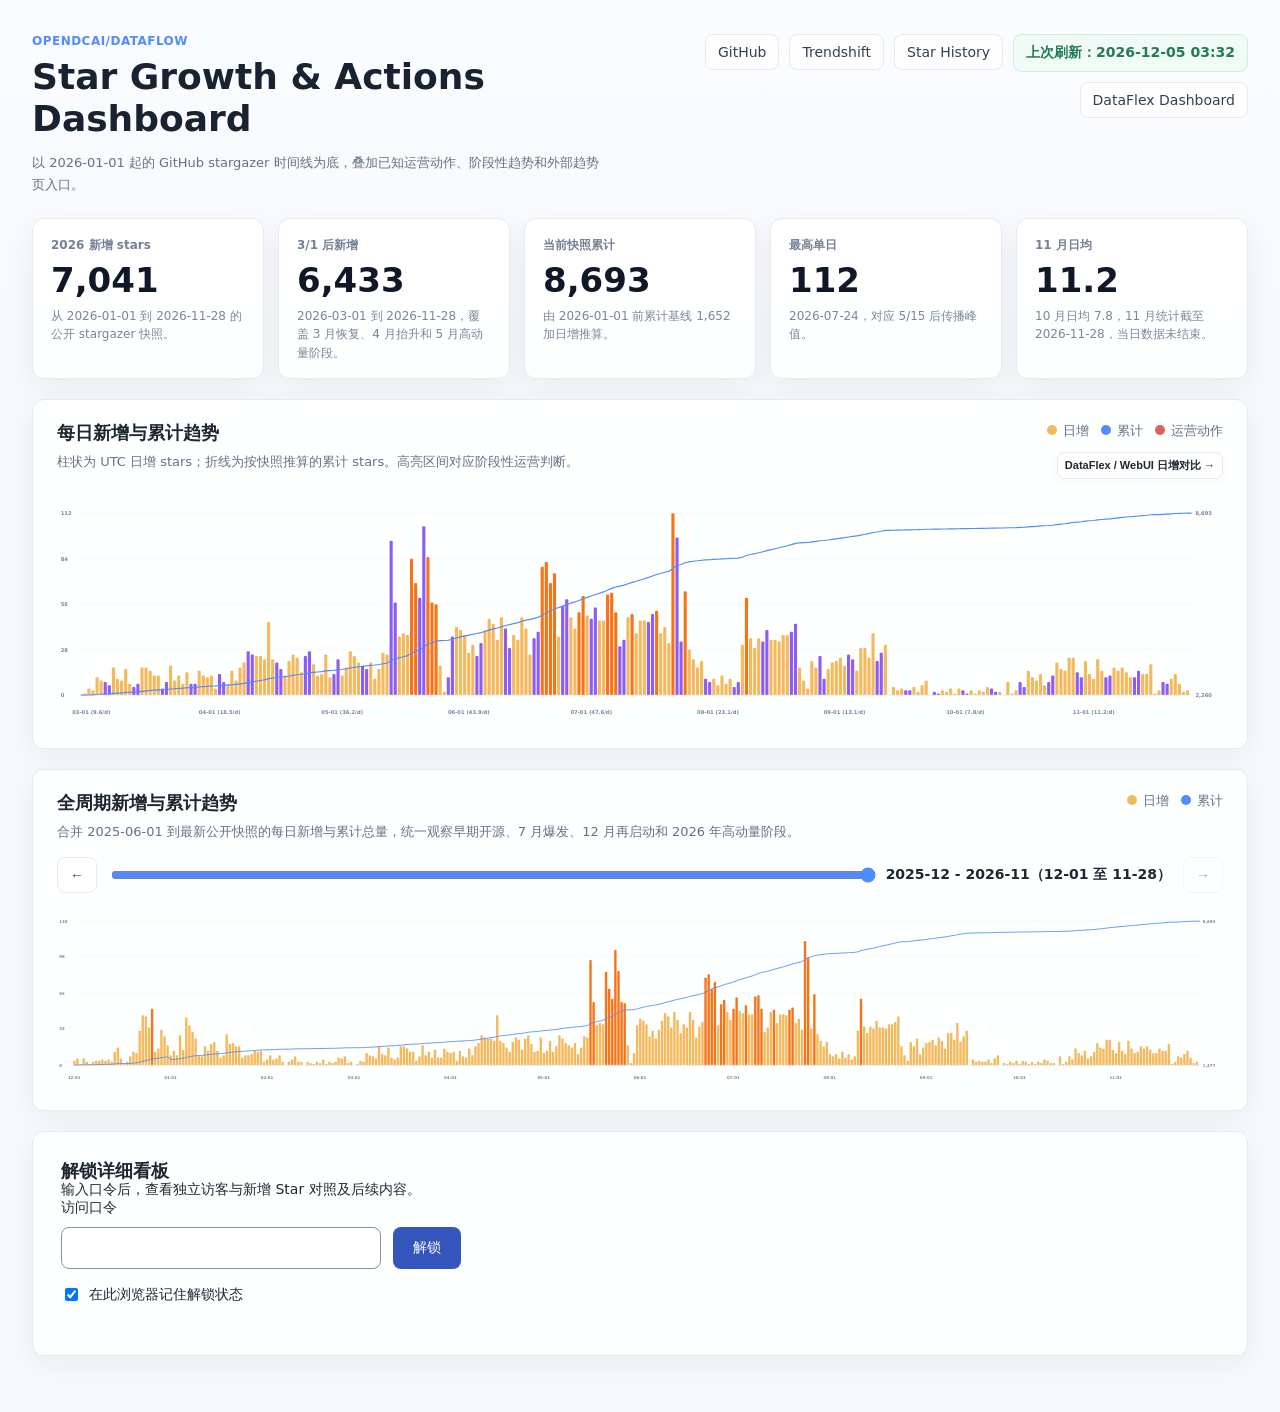
<file: index.html>
<!doctype html>
<html lang="zh-CN">
  <head>
    <meta charset="utf-8" />
    <meta name="viewport" content="width=device-width, initial-scale=1" />
    <title>Dataflow Star Dashboard</title>
    <link rel="icon" type="image/png" href="./favicon.png" />
    <link rel="stylesheet" href="./styles.css?v=b2ffadb086ef" />
  <link rel="stylesheet" href="./dashboard-gate.css?v=b2ffadb086ef">
</head>
  <body>
    <header class="page-header">
      <div>
        <p class="eyebrow">OpenDCAI/DataFlow</p>
        <h1>Star Growth &amp; Actions Dashboard</h1>
        <p class="subhead">
          以 2026-01-01 起的 GitHub stargazer 时间线为底，叠加已知运营动作、阶段性趋势和外部趋势页入口。
        </p>
      </div>
      <nav class="source-links" aria-label="Source links">
        <a href="https://github.com/OpenDCAI/DataFlow" target="_blank" rel="noreferrer">GitHub</a>
        <a href="https://trendshift.io/repositories/16045" target="_blank" rel="noreferrer">Trendshift</a>
        <a href="https://www.star-history.com/?repos=OpenDCAI%2FDataFlow&type=date&legend=top-left" target="_blank" rel="noreferrer">Star History</a>
        <span class="source-links-second-row">
          <a href="https://jununn.github.io/dataflex-star-dashboard/" target="_blank" rel="noreferrer">DataFlex Dashboard</a>
        </span>
        <span id="liveStatus" class="live-status">本地快照</span>
      </nav>
    </header>

    <main>
      <section class="summary-grid" id="summary"></section>

      <section class="panel chart-panel">
        <div class="panel-heading">
          <div>
            <h2>每日新增与累计趋势</h2>
            <p>柱状为 UTC 日增 stars；折线为按快照推算的累计 stars。高亮区间对应阶段性运营判断。</p>
          </div>
          <div class="main-chart-tools">
            <div id="mainChartLegend" class="legend">
              <span><i class="legend-dot daily"></i>日增</span>
              <span><i class="legend-dot cumulative"></i>累计</span>
              <span><i class="legend-dot action"></i>运营动作</span>
            </div>
            <button id="mainChartModeToggle" type="button" class="chart-mode-button">DataFlex / WebUI 日增对比 →</button>
          </div>
        </div>
        <div id="mainChart" class="chart-wrap" aria-label="Daily stars and cumulative stars chart"></div>
      </section>

      <section class="panel chart-panel">
        <div class="panel-heading">
          <div>
            <h2>全周期新增与累计趋势</h2>
            <p>合并 2025-06-01 到最新公开快照的每日新增与累计总量，统一观察早期开源、7 月爆发、12 月再启动和 2026 年高动量阶段。</p>
          </div>
          <div class="legend">
            <span><i class="legend-dot daily"></i>日增</span>
            <span><i class="legend-dot cumulative"></i>累计</span>
          </div>
        </div>
        <div class="chart-window-controls" aria-label="全周期趋势 12 个月窗口切换">
          <button id="combinedPrev" type="button" class="icon-button" aria-label="前移一个月">←</button>
          <input id="combinedWindowSlider" class="year-slider" type="range" min="0" max="0" step="1" value="0" aria-label="选择 12 个月窗口" />
          <strong id="combinedWindowLabel" class="chart-window-label">近 12 个月</strong>
          <button id="combinedNext" type="button" class="icon-button" aria-label="后移一个月">→</button>
        </div>
        <div id="combinedChart" class="chart-wrap" aria-label="Combined daily stars and cumulative stars chart"></div>
      </section>


<section class="panel" id="dashboardGate" aria-labelledby="gateTitle">
  <h2 id="gateTitle">解锁详细看板</h2>
  <p>输入口令后，查看独立访客与新增 Star 对照及后续内容。</p>
  <form id="dashboardGateForm">
    <label for="dashboardPasscode">访问口令</label>
    <div class="gate-input-row"><input id="dashboardPasscode" type="password" autocomplete="current-password" required aria-describedby="gateError"><button type="submit" id="gateSubmit">解锁</button></div>
    <label class="gate-remember"><input id="gateRemember" type="checkbox" checked>在此浏览器记住解锁状态</label>
    <p id="gateError" role="status" aria-live="polite"></p>
  </form>
  <noscript>请启用 JavaScript 后输入口令解锁。</noscript>
</section>
</main>
<script src="./app.js?v=b2ffadb086ef"></script>
<script src="./protected.js?v=b2ffadb086ef"></script>
<script src="./unlock.js?v=b2ffadb086ef"></script>
</body></html>
</file>
<file: styles.css>
:root {
  color-scheme: light;
  --bg: #f6f7fb;
  --panel: #ffffff;
  --ink: #20242b;
  --muted: #606978;
  --line: #dfe3eb;
  --soft: #eef1f7;
  --accent: #e3a008;
  --accent-strong: #c47d00;
  --blue: #2563eb;
  --green: #15803d;
  --red: #dc2626;
  --shadow: 0 14px 40px rgba(15, 23, 42, 0.08);
}

* {
  box-sizing: border-box;
}

body {
  margin: 0;
  background: var(--bg);
  color: var(--ink);
  font-family:
    Inter, ui-sans-serif, system-ui, -apple-system, BlinkMacSystemFont, "Segoe UI",
    "Noto Sans SC", sans-serif;
}

a {
  color: inherit;
}

.page-header {
  display: flex;
  justify-content: space-between;
  gap: 32px;
  padding: 40px 52px 24px;
}

.eyebrow {
  margin: 0 0 8px;
  color: var(--blue);
  font-size: 13px;
  font-weight: 800;
  letter-spacing: 0;
  text-transform: uppercase;
}

h1,
h2,
p {
  margin: 0;
}

h1 {
  max-width: 920px;
  font-size: 42px;
  line-height: 1.12;
  letter-spacing: 0;
}

h2 {
  font-size: 20px;
  line-height: 1.2;
}

.subhead {
  max-width: 880px;
  margin-top: 12px;
  color: var(--muted);
  font-size: 16px;
  line-height: 1.7;
}

.source-links {
  display: flex;
  align-items: flex-start;
  gap: 10px;
  flex-wrap: wrap;
  justify-content: flex-end;
  margin-left: auto;
}

.source-links-second-row {
  display: flex;
  flex-basis: 100%;
  justify-content: flex-end;
  order: 2;
}

.source-links a,
.table-tools select,
.inline-source,
.icon-button {
  border: 1px solid var(--line);
  border-radius: 8px;
  background: var(--panel);
  padding: 9px 12px;
  font-size: 14px;
  text-decoration: none;
  box-shadow: 0 2px 10px rgba(15, 23, 42, 0.04);
}

.icon-button {
  min-width: 38px;
  color: var(--ink);
  font-weight: 900;
  cursor: pointer;
}

.icon-button:disabled {
  cursor: not-allowed;
  opacity: 0.45;
}

.live-status {
  border: 1px solid var(--line);
  border-radius: 8px;
  background: #eefaf1;
  color: #237a3b;
  padding: 9px 12px;
  font-size: 14px;
  font-weight: 800;
  white-space: nowrap;
}

.live-status.is-stale {
  background: #fff7ed;
  color: #b45309;
}

.inline-source {
  align-self: flex-start;
  color: var(--blue);
  white-space: nowrap;
}

main {
  padding: 0 52px 52px;
}

.summary-grid {
  display: grid;
  grid-template-columns: repeat(5, minmax(0, 1fr));
  gap: 16px;
  margin-bottom: 18px;
}

.metric {
  min-height: 118px;
  border: 1px solid var(--line);
  border-radius: 8px;
  background: var(--panel);
  padding: 18px;
  box-shadow: var(--shadow);
}

.metric span {
  display: block;
  color: var(--muted);
  font-size: 13px;
}

.metric strong {
  display: block;
  margin-top: 8px;
  font-size: 30px;
  line-height: 1;
}

.metric p {
  margin-top: 10px;
  color: var(--muted);
  font-size: 13px;
  line-height: 1.45;
}

.panel {
  border: 1px solid var(--line);
  border-radius: 8px;
  background: var(--panel);
  box-shadow: var(--shadow);
}

.chart-panel {
  margin-bottom: 18px;
}

.panel-heading {
  display: flex;
  justify-content: space-between;
  gap: 24px;
  padding: 22px 24px 12px;
}

.panel-heading.compact {
  padding-bottom: 0;
}

.panel-heading p {
  margin-top: 7px;
  color: var(--muted);
  font-size: 14px;
  line-height: 1.5;
}

.legend,
.table-tools {
  display: flex;
  align-items: center;
  gap: 12px;
  color: var(--muted);
  font-size: 13px;
  white-space: nowrap;
}

.calendar-month-label {
  min-width: 104px;
  color: var(--ink);
  font-size: 15px;
  text-align: center;
}

.chart-window-controls {
  display: grid;
  grid-template-columns: auto minmax(180px, 1fr) minmax(168px, auto) auto;
  align-items: center;
  gap: 12px;
  padding: 0 24px 12px;
}

.chart-window-label {
  color: var(--ink);
  font-size: 14px;
  text-align: center;
  white-space: nowrap;
}

.year-slider {
  width: 100%;
  accent-color: var(--blue);
  cursor: pointer;
}

.year-slider:disabled {
  cursor: not-allowed;
  opacity: 0.45;
}

.legend-dot {
  display: inline-block;
  width: 10px;
  height: 10px;
  margin-right: 6px;
  border-radius: 50%;
}

.legend-dot.daily {
  background: var(--accent);
}

.legend-dot.cumulative {
  background: var(--blue);
}

.legend-dot.action {
  background: var(--red);
}

.legend-dot.visitors {
  background: var(--green);
}

.legend-dot.star-compare {
  background: var(--accent);
}

.legend-dot.clones {
  background: #f97316;
}

.legend-dot.cloners {
  background: #8b5cf6;
}

.competitor-legend {
  display: grid;
  grid-template-columns: repeat(4, minmax(0, 1fr));
  gap: 10px;
  padding: 0 24px 12px;
}

.competitor-chip {
  display: grid;
  grid-template-columns: 10px 1fr auto;
  align-items: center;
  gap: 8px;
  border: 1px solid var(--line);
  border-radius: 8px;
  background: #fbfcff;
  padding: 9px 10px;
  color: var(--ink);
  text-decoration: none;
}

.competitor-chip span {
  width: 10px;
  height: 10px;
  border-radius: 50%;
}

.competitor-chip strong {
  min-width: 0;
  overflow: hidden;
  font-size: 12px;
  font-weight: 700;
  text-overflow: ellipsis;
  white-space: nowrap;
}

.competitor-chip em {
  color: var(--muted);
  font-size: 12px;
  font-style: normal;
  font-weight: 800;
}

.competitor-chip small {
  grid-column: 2 / 4;
  color: var(--green);
  font-size: 12px;
  font-weight: 800;
}

.chart-wrap,
.mini-chart,
.traffic-chart {
  position: relative;
  width: 100%;
  overflow-x: auto;
  padding: 0 18px 18px;
}

.chart-tooltip {
  position: absolute;
  z-index: 3;
  min-width: 148px;
  border: 1px solid var(--line);
  border-radius: 8px;
  background: rgba(255, 255, 255, 0.96);
  box-shadow: var(--shadow);
  padding: 10px 12px;
  color: var(--ink);
  font-size: 12px;
  line-height: 1.5;
  pointer-events: none;
  transform: translate(-50%, calc(-100% - 12px));
}

.chart-tooltip strong {
  display: block;
  font-size: 13px;
}

.chart-tooltip span {
  display: block;
  color: var(--muted);
}

svg {
  display: block;
  max-width: 100%;
}

.axis text,
.chart-label {
  fill: #697386;
  font-size: 11px;
}

.grid-line {
  stroke: #e8ebf1;
  stroke-dasharray: 4 6;
}

.axis-title {
  fill: #526071;
  font-size: 12px;
  font-weight: 800;
}

.phase-band {
  fill: #f3f6fc;
}

.phase-label {
  fill: #526071;
  font-size: 11px;
  font-weight: 700;
}

.bar {
  fill: var(--accent);
}

.bar.muted {
  fill: #a7d8b6;
}

.bar.hot {
  fill: #f97316;
}

.bar.weekend {
  fill: #8b5cf6;
}

.visitor-line,
.star-compare-line,
.clone-line,
.cloner-line {
  fill: none;
  stroke-linecap: round;
  stroke-linejoin: round;
  stroke-width: 3;
}

.visitor-line {
  stroke: var(--green);
}

.star-compare-line {
  stroke: var(--accent);
}

.clone-line {
  stroke: #f97316;
}

.cloner-line {
  stroke: #8b5cf6;
}

.visitor-point {
  fill: var(--green);
  stroke: #fff;
  stroke-width: 1.5;
}

.star-point {
  fill: var(--accent);
  stroke: #fff;
  stroke-width: 1.5;
}

.traffic-weekly-chart {
  padding-bottom: 8px;
}

.traffic-combo-legend {
  display: flex;
  flex-wrap: wrap;
  gap: 8px 14px;
  padding: 0 18px 4px;
  color: var(--muted);
  font-size: 12px;
  font-weight: 800;
}

.traffic-combo-legend span {
  display: inline-flex;
  align-items: center;
  gap: 5px;
}

.traffic-combo-legend i {
  display: inline-block;
  width: 9px;
  height: 9px;
  border-radius: 2px;
}

.traffic-bar {
  opacity: 0.82;
  cursor: crosshair;
}

.traffic-bar:hover {
  opacity: 1;
  stroke: var(--ink);
  stroke-width: 1.5;
}

.traffic-line {
  fill: none;
  stroke-linecap: round;
  stroke-linejoin: round;
  stroke-width: 2.8;
}

.traffic-total-line {
  fill: none;
  stroke-linecap: round;
  stroke-linejoin: round;
  stroke-width: 3.4;
}

.traffic-total-line.views {
  stroke-dasharray: 7 5;
}

.traffic-point {
  stroke: #fff;
  stroke-width: 1.5;
  cursor: crosshair;
}

.traffic-point:hover {
  stroke: var(--ink);
  stroke-width: 2;
}

.traffic-end-label {
  font-size: 11px;
  font-weight: 800;
}

.traffic-view-axis {
  fill: #e65d5d;
}

.traffic-details {
  margin: 8px 0 0;
}

.traffic-details summary {
  display: inline-flex;
  align-items: center;
  gap: 8px;
  margin-left: 24px;
  border: 1px solid var(--line);
  border-radius: 8px;
  background: #ffffff;
  color: var(--ink);
  cursor: pointer;
  font-size: 13px;
  font-weight: 800;
  list-style: none;
  padding: 8px 12px;
  user-select: none;
}

.traffic-details summary::-webkit-details-marker {
  display: none;
}

.traffic-details summary::after {
  content: "↓";
  color: var(--muted);
  font-size: 13px;
}

.traffic-details[open] summary {
  margin-bottom: 12px;
}

.traffic-details[open] summary::after {
  content: "↑";
}

.traffic-details summary:hover {
  border-color: #94a3b8;
  background: #f8fafc;
}

.star-uv-details {
  padding-bottom: 18px;
}

.main-chart-tools {
  display: flex;
  flex-direction: column;
  align-items: flex-end;
  gap: 12px;
}

.chart-mode-button {
  border: 1px solid var(--line);
  border-radius: 7px;
  background: #ffffff;
  color: var(--ink);
  cursor: pointer;
  font-size: 11px;
  font-weight: 850;
  min-width: 72px;
  padding: 5px 7px;
  box-shadow: 0 2px 8px rgba(15, 23, 42, 0.04);
}

.chart-mode-button:hover,
.chart-mode-button[aria-pressed="true"] {
  border-color: #93c5fd;
  background: #eff6ff;
  color: #1d4ed8;
}

.webui-dataflow-line,
.webui-daily-line,
.dataflex-daily-line {
  fill: none;
  stroke-linecap: round;
  stroke-linejoin: round;
  stroke-width: 3.2;
}

.webui-dataflow-line {
  stroke: #60a5fa;
}

.webui-daily-line {
  stroke: #34d399;
}

.dataflex-daily-line {
  stroke: #a78bfa;
}

.webui-compare-point {
  stroke: #ffffff;
  stroke-width: 1.6;
  cursor: crosshair;
}

.webui-compare-point.dataflow {
  fill: #60a5fa;
}

.webui-compare-point.webui {
  fill: #34d399;
}

.webui-compare-point.dataflex {
  fill: #a78bfa;
}

.legend-dot.dataflow-line {
  background: #60a5fa;
}

.legend-dot.webui-line {
  background: #34d399;
}

.legend-dot.dataflex-line {
  background: #a78bfa;
}

.webui-total-labels {
  fill: var(--muted);
  font-size: 12px;
  font-weight: 850;
}

.webui-total-labels .dataflow-total-dot {
  fill: #60a5fa;
}

.webui-total-labels .webui-total-dot {
  fill: #34d399;
}

.webui-total-labels .dataflex-total-dot {
  fill: #a78bfa;
}

.star-uv-chart {
  margin: 0 24px 6px;
  border: 1px solid var(--line);
  border-radius: 8px;
}

.star-uv-line {
  fill: none;
  stroke: #eab308;
  stroke-linecap: round;
  stroke-linejoin: round;
  stroke-width: 3.2;
}

.star-uv-point {
  fill: #eab308;
  stroke: #fff;
  stroke-width: 1.5;
  cursor: crosshair;
}

.star-uv-point:hover {
  stroke: var(--ink);
  stroke-width: 2;
}

.traffic-matrix-wrap {
  overflow-x: auto;
  padding: 0 24px 24px;
}

.traffic-matrix {
  min-width: 860px;
  border-collapse: separate;
  border-spacing: 0;
}

.traffic-matrix th,
.traffic-matrix td {
  border-right: 1px solid var(--line);
  border-bottom: 1px solid var(--line);
}

.traffic-matrix thead th {
  position: sticky;
  top: 0;
  z-index: 1;
  background: #f8fafc;
}

.traffic-matrix thead th:first-child,
.traffic-source-name {
  position: sticky;
  left: 0;
  z-index: 2;
  background: #fff;
}

.traffic-matrix thead th:first-child {
  z-index: 3;
  background: #f8fafc;
}

.traffic-matrix thead span {
  display: block;
  margin-top: 3px;
  color: var(--muted);
  font-size: 11px;
  font-weight: 700;
}

.traffic-group-row th {
  position: static;
  background: #eef2ff;
  color: #3730a3;
  font-size: 12px;
  letter-spacing: 0.03em;
  text-transform: uppercase;
}

.traffic-source-name {
  min-width: 180px;
  max-width: 240px;
  color: var(--ink);
  font-weight: 800;
}

.traffic-matrix-cell {
  min-width: 150px;
  background: #fff;
}

.traffic-matrix-cell strong,
.traffic-matrix-cell span,
.traffic-matrix-cell em {
  display: block;
}

.traffic-matrix-cell strong {
  font-size: 18px;
  line-height: 1.1;
}

.traffic-matrix-cell span {
  margin-top: 3px;
  color: var(--muted);
  font-size: 12px;
}

.traffic-matrix-cell em {
  margin-top: 5px;
  font-size: 12px;
  font-style: normal;
  font-weight: 900;
}

.traffic-matrix-cell .is-up {
  color: #15803d;
}

.traffic-matrix-cell .is-down {
  color: #dc2626;
}

.traffic-matrix-cell .is-flat {
  color: #64748b;
}

.clone-point {
  fill: #f97316;
  stroke: #fff;
  stroke-width: 1.5;
}

.cloner-point {
  fill: #8b5cf6;
  stroke: #fff;
  stroke-width: 1.5;
}

.monthly-cloner-averages {
  display: grid;
  grid-template-columns: repeat(auto-fit, minmax(150px, 1fr));
  gap: 8px;
  padding: 0 24px 14px;
}

.monthly-cloner-averages article {
  border: 1px solid var(--line);
  border-radius: 8px;
  background: #fbfcff;
  padding: 9px 11px;
}

.monthly-cloner-averages span {
  display: block;
  color: var(--muted);
  font-size: 10px;
  font-weight: 800;
}

.monthly-cloner-averages strong {
  display: block;
  margin-top: 3px;
  color: var(--ink);
  font-size: 13px;
  line-height: 1.1;
}

.monthly-cloner-averages p {
  margin: 4px 0 0;
  color: var(--muted);
  font-size: 10px;
  line-height: 1.45;
}

.overflow-label {
  fill: #c2410c;
  font-size: 13px;
  font-weight: 800;
}

.cum-line {
  fill: none;
  stroke: var(--blue);
  stroke-width: 2.4;
}

.competitor-line {
  fill: none;
  stroke-linecap: round;
  stroke-linejoin: round;
  stroke-width: 3.5;
}

.competitor-point {
  stroke: #ffffff;
  stroke-width: 1.4;
  cursor: crosshair;
}

.competitor-point:hover {
  stroke: var(--ink);
  stroke-width: 2;
}

.competitor-end-label {
  font-size: 11px;
  font-weight: 800;
}

.action-pin {
  fill: var(--red);
  stroke: #fff;
  stroke-width: 1.6;
}

.hover-zone {
  fill: transparent;
}

.hover-zone:hover + .bar,
.bar:hover {
  fill: var(--accent-strong);
}

.two-col {
  display: grid;
  grid-template-columns: minmax(0, 1.1fr) minmax(360px, 0.9fr);
  gap: 18px;
  margin-bottom: 18px;
}

.phase-list,
.source-stack {
  display: grid;
  gap: 12px;
  padding: 18px 24px 24px;
}

.phase-card {
  border-left: 4px solid var(--blue);
  border-radius: 8px;
  background: #f8fafc;
  padding: 14px 16px;
}

.phase-card strong {
  display: block;
  font-size: 15px;
}

.phase-card p {
  margin-top: 6px;
  color: var(--muted);
  font-size: 13px;
  line-height: 1.55;
}

.source-card {
  display: block;
  border: 1px solid var(--line);
  border-radius: 8px;
  padding: 14px;
  text-decoration: none;
}

.source-card strong,
.source-card span {
  display: block;
}

.source-card span {
  margin-top: 5px;
  color: var(--muted);
  font-size: 13px;
  line-height: 1.45;
}

.region-grid {
  display: grid;
  grid-template-columns: repeat(5, minmax(0, 1fr));
  gap: 12px;
  padding: 12px 24px 24px;
}

.region-card {
  border: 1px solid var(--line);
  border-radius: 8px;
  background: #f8fafc;
  padding: 14px;
}

.region-card strong {
  display: block;
  font-size: 14px;
  line-height: 1.35;
}

.region-bar {
  display: grid;
  grid-template-columns: var(--china) var(--overseas) var(--unknown);
  height: 10px;
  margin: 12px 0 10px;
  overflow: hidden;
  border-radius: 999px;
  background: var(--soft);
}

.region-bar span:first-child {
  background: var(--red);
}

.region-bar span:last-child {
  background: #cbd5e1;
}

.region-bar span:nth-child(2) {
  background: var(--blue);
}

.region-meta {
  display: grid;
  gap: 5px;
  color: var(--muted);
  font-size: 12px;
  line-height: 1.4;
}

.region-locations {
  overflow: hidden;
  text-overflow: ellipsis;
  white-space: nowrap;
}

.region-card.pending .region-bar {
  display: block;
  background: repeating-linear-gradient(
    90deg,
    #dbe3ef,
    #dbe3ef 10px,
    #edf2f7 10px,
    #edf2f7 20px
  );
}

.action-calendar {
  position: relative;
  overflow-x: auto;
  padding: 0 24px 24px;
}

.calendar-weekdays,
.calendar-grid {
  display: grid;
  grid-template-columns: repeat(7, minmax(0, 1fr));
  min-width: 860px;
}

.calendar-weekdays {
  border: 1px solid var(--line);
  border-bottom: 0;
  border-radius: 8px 8px 0 0;
  background: #f8fafc;
}

.calendar-weekdays span {
  padding: 9px 10px;
  color: var(--muted);
  font-size: 12px;
  font-weight: 800;
  text-align: center;
}

.calendar-grid {
  border-top: 1px solid var(--line);
  border-left: 1px solid var(--line);
}

.calendar-cell {
  min-height: 132px;
  border-right: 1px solid var(--line);
  border-bottom: 1px solid var(--line);
  background: #fff;
  padding: 9px;
}

.calendar-cell.is-empty {
  background: #f8fafc;
}

.calendar-cell.is-weekend {
  background: #fbf7ff;
}

.calendar-date {
  display: flex;
  align-items: flex-start;
  justify-content: space-between;
  gap: 8px;
}

.calendar-date strong {
  font-size: 18px;
  line-height: 1;
}

.calendar-date span {
  min-width: 0;
  overflow: hidden;
  color: var(--muted);
  font-size: 11px;
  font-weight: 700;
  text-overflow: ellipsis;
  white-space: nowrap;
}

.calendar-metrics {
  display: flex;
  gap: 8px;
  margin: 8px 0;
  font-size: 12px;
  font-weight: 800;
}

.calendar-metrics em {
  color: var(--muted);
  font-style: normal;
}

.calendar-actions {
  display: grid;
  gap: 5px;
}

.calendar-action {
  display: block;
  min-width: 0;
  overflow: hidden;
  border: 1px solid #e5e7eb;
  border-radius: 6px;
  background: #fff;
  padding: 5px 6px;
  color: var(--ink);
  font-size: 11px;
  font-weight: 700;
  line-height: 1.3;
  text-decoration: none;
  text-overflow: ellipsis;
  white-space: nowrap;
  cursor: pointer;
}

.calendar-action:hover {
  border-color: #bfdbfe;
  background: #eff6ff;
  color: var(--blue);
  text-decoration: underline;
}

.calendar-action span {
  margin-right: 5px;
  color: var(--accent-strong);
}

.calendar-action.channel-reddit {
  border-color: #fed7aa;
  background: #fff7ed;
}

.calendar-action.channel-reddit span {
  color: #ea580c;
}

.calendar-action.channel-linkedin {
  border-color: #bfdbfe;
  background: #eff6ff;
}

.calendar-action.channel-linkedin span {
  color: #2563eb;
}

.calendar-action.channel-facebook {
  border-color: #c7d2fe;
  background: #eef2ff;
}

.calendar-action.channel-facebook span {
  color: #4338ca;
}

.calendar-action.channel-huggingface {
  border-color: #fde68a;
  background: #fffbeb;
}

.calendar-action.channel-huggingface span {
  color: #f59e0b;
}

.calendar-action.channel-wechat {
  border-color: #bbf7d0;
  background: #f0fdf4;
}

.calendar-action.channel-wechat span {
  color: #16a34a;
}

.calendar-action.channel-xhs {
  border-color: #fecaca;
  background: #fef2f2;
}

.calendar-action.channel-xhs span {
  color: #dc2626;
}

.calendar-action.channel-offline {
  border-color: #ddd6fe;
  background: #f5f3ff;
}

.calendar-action.channel-offline span {
  color: #7c3aed;
}

.calendar-action.channel-devsite {
  border-color: #99f6e4;
  background: #f0fdfa;
}

.calendar-action.channel-devsite span {
  color: #0f766e;
}

.calendar-action.channel-default span {
  color: #64748b;
}

.calendar-tooltip {
  max-width: 340px;
  overflow-wrap: anywhere;
}

.table-wrap {
  max-height: 620px;
  overflow: auto;
  border: 1px solid var(--line);
  border-radius: var(--radius);
  background: #ffffff;
}

.stargazer-overlap-panel {
  scroll-margin-top: 24px;
}

.overlap-archive {
  padding-top: 18px;
}

.overlap-archive summary {
  display: inline-flex;
  align-items: center;
  gap: 8px;
  border: 1px solid var(--line);
  border-radius: 8px;
  background: #ffffff;
  color: var(--ink);
  cursor: pointer;
  font-size: 14px;
  font-weight: 700;
  padding: 9px 12px;
  list-style: none;
}

.overlap-archive summary::-webkit-details-marker {
  display: none;
}

.overlap-archive summary::before {
  content: "+";
  color: var(--blue);
  font-size: 16px;
  line-height: 1;
}

.overlap-archive[open] summary {
  margin-bottom: 18px;
}

.overlap-archive[open] summary::before {
  content: "-";
}

.overlap-meta {
  display: flex;
  flex-wrap: wrap;
  gap: 8px;
  margin: 0 24px 16px;
}

.overlap-meta span {
  border: 1px solid var(--line);
  border-radius: 999px;
  background: #f8fafc;
  color: var(--muted);
  padding: 6px 10px;
  font-size: 12px;
}

.overlap-insights {
  display: grid;
  grid-template-columns: repeat(auto-fit, minmax(260px, 1fr));
  gap: 12px;
  margin: 0 24px 18px;
}

.overlap-insights article {
  border: 1px solid var(--line);
  border-radius: var(--radius);
  background: linear-gradient(180deg, #ffffff, #f8fafc);
  padding: 14px;
}

.overlap-insights strong {
  display: block;
  margin-bottom: 8px;
  color: var(--ink);
  font-size: 15px;
}

.overlap-insights span {
  color: var(--muted);
  font-size: 13px;
  line-height: 1.55;
}

.relation-pill {
  display: inline-flex;
  align-items: center;
  justify-content: center;
  border-radius: 999px;
  padding: 4px 8px;
  font-size: 12px;
  font-weight: 700;
  white-space: nowrap;
}

.relation-pill.downstream {
  background: #e0f2fe;
  color: #0369a1;
}

.relation-pill.complement {
  background: #dcfce7;
  color: #166534;
}

.relation-pill.competitor {
  background: #fee2e2;
  color: #991b1b;
}

.relation-pill.adjacent {
  background: #fef3c7;
  color: #92400e;
}

.relation-pill.weak {
  background: #f1f5f9;
  color: #475569;
}

.overlap-table-grid {
  display: grid;
  gap: 18px;
  margin: 0 24px;
}

.overlap-table-intro {
  display: flex;
  align-items: flex-start;
  justify-content: space-between;
  gap: 16px;
  border: 1px solid var(--line);
  border-radius: var(--radius);
  background: #fbfdff;
  padding: 16px;
}

.overlap-table-intro h3 {
  margin: 0 0 8px;
  font-size: 17px;
}

.overlap-table-intro p {
  margin: 0;
  color: var(--muted);
  font-size: 13px;
  line-height: 1.65;
}

.overlap-scroll-actions {
  display: flex;
  gap: 8px;
  flex: 0 0 auto;
}

.overlap-scroll-actions button {
  width: 34px;
  height: 34px;
  border: 1px solid var(--line);
  border-radius: 8px;
  background: #ffffff;
  color: var(--ink);
  cursor: pointer;
  font-size: 18px;
  line-height: 1;
}

.overlap-scroll-actions button:hover {
  border-color: #94a3b8;
  background: #f8fafc;
}

.overlap-table-wrap {
  max-height: 520px;
  border: 1px solid var(--line);
  border-radius: var(--radius);
}

.overlap-category-wrap {
  max-height: 360px;
}

.overlap-table {
  min-width: 1480px;
  table-layout: fixed;
}

.overlap-table th:nth-child(1),
.overlap-table td:nth-child(1) {
  width: 190px;
  min-width: 190px;
  max-width: 190px;
  overflow-wrap: anywhere;
}

.overlap-table th:nth-child(7),
.overlap-table td:nth-child(7) {
  width: 320px;
  min-width: 320px;
  white-space: normal;
  line-height: 1.5;
  overflow-wrap: anywhere;
}

.overlap-table th:nth-child(8),
.overlap-table td:nth-child(8) {
  width: 430px;
  min-width: 430px;
  white-space: normal;
  line-height: 1.5;
  overflow-wrap: anywhere;
}

.overlap-table a {
  color: var(--blue);
  font-weight: 700;
  text-decoration: none;
}

.overlap-table a:hover {
  text-decoration: underline;
}

.overlap-note {
  margin: 14px 24px 0;
  color: var(--muted);
  font-size: 13px;
  line-height: 1.6;
}

.compact-table {
  max-height: 320px;
  margin: 0 24px 24px;
}

.region-breakdown-wrap {
  margin: 18px 24px 24px;
  max-height: none;
}

.region-breakdown-wrap th:first-child,
.region-breakdown-wrap td:first-child {
  width: 76px;
  min-width: 76px;
  white-space: nowrap;
}

table {
  width: 100%;
  border-collapse: collapse;
  font-size: 14px;
}

thead th {
  position: sticky;
  top: 0;
  z-index: 1;
  background: #f8fafc;
  color: #475569;
  text-align: left;
}

th,
td {
  border-bottom: 1px solid var(--line);
  padding: 12px 14px;
  vertical-align: top;
}

td:nth-child(2),
td:nth-child(3) {
  font-variant-numeric: tabular-nums;
}

.count-hot {
  color: var(--red);
  font-weight: 800;
}

.tag-list {
  display: flex;
  flex-wrap: wrap;
  gap: 6px;
}

.tag {
  border-radius: 999px;
  background: var(--soft);
  padding: 4px 8px;
  color: #475569;
  font-size: 12px;
}

.action-link {
  color: var(--blue);
  text-decoration: none;
}

.action-link:hover {
  text-decoration: underline;
}

@media (max-width: 980px) {
  .page-header,
  .panel-heading {
    flex-direction: column;
  }

  .summary-grid,
  .two-col,
  .region-grid,
  .competitor-legend,
  .overlap-insights {
    grid-template-columns: 1fr;
  }

  h1 {
    font-size: 32px;
  }
}

/* ------------------------------------------------------------------
   UI Refresh 2026-07-10
   目标：仅重构视觉风格，不改变任何业务数据、图表结构、tooltip、外链与交互逻辑。
   风格基准：飞书多维表格式的浅灰白基底、轻量边框、柔和色彩和规整留白。
------------------------------------------------------------------- */

/* 1. 全局视觉系统：统一字体、色板、圆角、阴影、边框和页面基底 */
:root {
  --bg: #f7f9fc;
  --panel: rgba(255, 255, 255, 0.94);
  --ink: #1f2733;
  --muted: #667085;
  --line: #e6ebf2;
  --soft: #f1f5f9;
  --blue: #4f8cff;
  --green: #2fb67c;
  --red: #e65d5d;
  --accent: #f5b85b;
  --accent-strong: #e69a35;
  --radius: 12px;
  --radius-sm: 8px;
  --shadow: 0 8px 28px rgba(31, 39, 51, 0.06);
  --shadow-hover: 0 12px 34px rgba(31, 39, 51, 0.09);
  --font-body: Inter, ui-sans-serif, system-ui, -apple-system, BlinkMacSystemFont,
    "Segoe UI", "Noto Sans SC", "PingFang SC", "Microsoft YaHei", sans-serif;
}

html {
  background: var(--bg);
}

body {
  min-width: 1180px;
  background:
    linear-gradient(180deg, #fbfcff 0%, #f7f9fc 340px, #f7f9fc 100%);
  color: var(--ink);
  font-family: var(--font-body);
  font-size: 14px;
  letter-spacing: 0;
}

/* 2. 页面骨架：使用居中的 12 列栅格节奏，拉开模块层级和留白 */
.page-header,
main {
  width: min(1480px, calc(100vw - 64px));
  margin: 0 auto;
  padding-right: 0;
  padding-left: 0;
}

.page-header {
  align-items: flex-start;
  padding-top: 34px;
  padding-bottom: 22px;
}

main {
  display: grid;
  grid-template-columns: repeat(12, minmax(0, 1fr));
  gap: 20px;
  padding-bottom: 56px;
}

main > section,
main > details {
  grid-column: 1 / -1;
}

.summary-grid,
.chart-panel,
.two-col,
.panel {
  margin-bottom: 0;
}

.two-col {
  grid-template-columns: repeat(12, minmax(0, 1fr));
  gap: 20px;
}

.two-col > .panel:first-child {
  grid-column: span 7;
}

.two-col > .panel:last-child {
  grid-column: span 5;
}

/* 3. 头部与筛选/外链区：轻按钮、弱边框、无厚重装饰 */
.eyebrow {
  color: #4f8cff;
  font-size: 12px;
  font-weight: 700;
  letter-spacing: 0.04em;
}

h1 {
  max-width: 780px;
  color: #182230;
  font-size: 36px;
  font-weight: 760;
  line-height: 1.16;
}

h2 {
  color: #1f2733;
  font-size: 18px;
  font-weight: 720;
}

.subhead,
.panel-heading p {
  color: var(--muted);
  font-size: 13px;
  line-height: 1.7;
}

.source-links a,
.inline-source,
.icon-button,
.traffic-details summary,
.overlap-archive summary,
.overlap-scroll-actions button {
  border-color: var(--line);
  border-radius: var(--radius-sm);
  background: rgba(255, 255, 255, 0.86);
  box-shadow: none;
  color: #334155;
  transition: background-color 0.15s ease, border-color 0.15s ease, color 0.15s ease;
}

.source-links a:hover,
.inline-source:hover,
.icon-button:hover,
.traffic-details summary:hover,
.overlap-archive summary:hover,
.overlap-scroll-actions button:hover {
  border-color: #cbd7e6;
  background: #f8fbff;
  color: #2f6fed;
}

.live-status {
  border-color: #cdeedb;
  border-radius: var(--radius-sm);
  background: #f0fbf5;
  box-shadow: none;
  color: #247a55;
}

.live-status.is-stale {
  border-color: #fde3bb;
  background: #fff8ed;
  color: #b66b1a;
}

/* 4. 卡片与模块容器：统一圆角、淡边框、柔和阴影，移除厚重层级 */
.panel,
.metric,
.phase-card,
.region-card,
.source-card,
.competitor-chip,
.overlap-insights article,
.overlap-table-intro {
  border-color: var(--line);
  border-radius: var(--radius);
  background: var(--panel);
  box-shadow: var(--shadow);
}

.panel {
  overflow: hidden;
}

.panel-heading {
  align-items: flex-start;
  padding: 22px 24px 14px;
}

.panel-heading.compact {
  padding-bottom: 4px;
}

/* 5. KPI 卡片：主数字放大、说明弱化，使用轻微 hover 反馈 */
.summary-grid {
  grid-template-columns: repeat(5, minmax(0, 1fr));
  gap: 14px;
}

.metric {
  min-height: 126px;
  padding: 18px 18px 16px;
  transition: transform 0.15s ease, box-shadow 0.15s ease, border-color 0.15s ease;
}

.metric:hover {
  transform: translateY(-1px);
  border-color: #d5deea;
  box-shadow: var(--shadow-hover);
}

.metric span {
  color: #738096;
  font-size: 12px;
  font-weight: 650;
}

.metric strong {
  margin-top: 9px;
  color: #101828;
  font-size: 34px;
  font-weight: 760;
  letter-spacing: 0;
}

.metric p {
  color: #7a8699;
  font-size: 12px;
  line-height: 1.55;
}

/* 6. 图表轻量化：弱化坐标轴/网格，保留现有点、柱、tooltip 交互 */
.chart-wrap,
.mini-chart,
.traffic-chart {
  padding: 4px 22px 22px;
}

svg {
  overflow: visible;
}

.grid-line {
  stroke: #edf1f6;
  stroke-dasharray: none;
}

.axis text,
.chart-label,
.phase-label,
.axis-title {
  fill: #7a8699;
  font-weight: 600;
}

.phase-band {
  fill: #f6f8fb;
}

.bar {
  fill: var(--accent);
  opacity: 1;
}

.bar.muted {
  fill: #a7d8b6;
}

.bar.hot {
  fill: #f97316;
}

.bar.weekend {
  fill: #8b5cf6;
}

.hover-zone:hover + .bar,
.bar:hover {
  fill: var(--accent-strong);
  opacity: 1;
}

.cum-line,
.visitor-line,
.star-compare-line,
.clone-line,
.cloner-line,
.competitor-line,
.traffic-line,
.traffic-total-line {
  stroke-width: 2.4;
  filter: none;
}

.competitor-line {
  stroke-width: 2.8;
}

.competitor-point,
.visitor-point,
.star-point,
.clone-point,
.cloner-point,
.traffic-point {
  stroke: #ffffff;
  stroke-width: 1.6;
}

.competitor-point:hover,
.traffic-point:hover {
  stroke: #475569;
  stroke-width: 1.8;
}

.chart-tooltip {
  border-color: #d9e2ee;
  border-radius: 10px;
  background: rgba(255, 255, 255, 0.98);
  box-shadow: 0 10px 30px rgba(31, 39, 51, 0.12);
}

/* 7. 竞品配色载体：legend 与表格标签使用柔和底色，不占用涨跌红绿 */
.competitor-legend {
  grid-template-columns: repeat(3, minmax(0, 1fr));
  gap: 10px;
  padding: 0 24px 16px;
}

.competitor-chip {
  grid-template-columns: 12px minmax(0, 1fr) auto;
  background: #fbfdff;
  padding: 10px 12px;
}

.competitor-chip span {
  width: 12px;
  height: 12px;
  box-shadow: inset 0 0 0 1px rgba(31, 39, 51, 0.05);
}

.competitor-chip strong {
  color: #263445;
  font-size: 12px;
}

.competitor-chip em {
  color: #1f2733;
  font-size: 12px;
}

.competitor-chip small {
  color: #2f8f66;
  font-size: 11px;
  font-weight: 700;
}

/* 8. 表格系统：淡表头、简边框、数字对齐，降低斑马与厚线存在感 */
.table-wrap,
.overlap-table-wrap,
.overlap-category-wrap,
.traffic-matrix-wrap {
  border-color: var(--line);
  border-radius: var(--radius);
  background: #ffffff;
}

table {
  color: #273445;
  font-size: 13px;
}

thead th {
  background: #f6f9fc;
  color: #596779;
  font-size: 12px;
  font-weight: 700;
}

th,
td {
  border-bottom-color: #edf1f6;
  padding: 11px 14px;
}

tbody tr:hover td {
  background: #fbfdff;
}

td:nth-child(2),
td:nth-child(3),
td:nth-child(4),
td:nth-child(5),
.traffic-matrix-cell strong,
.traffic-matrix-cell span,
.traffic-matrix-cell em {
  font-variant-numeric: tabular-nums;
}

.traffic-matrix th,
.traffic-matrix td {
  border-color: #edf1f6;
}

.traffic-matrix thead th,
.traffic-matrix thead th:first-child,
.traffic-group-row th {
  background: #f4f8fd;
  color: #4f647d;
}

.traffic-source-name,
.traffic-matrix-cell {
  background: #ffffff;
}

/* 9. 阶段、来源与地区卡片：压低装饰感，保持信息密度 */
.phase-list,
.source-stack {
  gap: 10px;
  padding: 16px 24px 24px;
}

.phase-card {
  border-left: 3px solid #91b9ff;
  background: #fbfdff;
  padding: 13px 15px;
}

.phase-card strong,
.region-card strong {
  color: #273445;
  font-size: 14px;
}

.phase-card p,
.source-card span,
.region-meta {
  color: #6f7d90;
  font-size: 12px;
}

.source-card {
  background: #fbfdff;
  transition: background-color 0.15s ease, border-color 0.15s ease;
}

.source-card:hover {
  border-color: #cbd7e6;
  background: #f8fbff;
}

.region-grid {
  grid-template-columns: repeat(5, minmax(0, 1fr));
  gap: 12px;
}

.region-card {
  background: #fbfdff;
}

.region-bar span:first-child {
  background: #ef7c72;
}

.region-bar span:nth-child(2) {
  background: #4f8cff;
}

.region-bar span:last-child {
  background: #c8d4e2;
}

/* 10. 日历：飞书表格式轻网格，保留所有 action 外链和 tooltip */
.action-calendar {
  padding: 0 24px 24px;
}

.calendar-weekdays {
  border-color: #e5ebf3;
  border-radius: var(--radius) var(--radius) 0 0;
  background: #f6f9fc;
}

.calendar-grid {
  border-color: #e5ebf3;
}

.calendar-cell {
  min-height: 128px;
  border-color: #edf1f6;
  background: #ffffff;
  padding: 10px;
}

.calendar-cell.is-empty {
  background: #f8fafc;
}

.calendar-cell.is-weekend {
  background: #fbf9ff;
}

.calendar-date strong {
  color: #263445;
  font-size: 17px;
  font-weight: 750;
}

.calendar-date span,
.calendar-metrics em {
  color: #7a8699;
}

.calendar-action {
  border-color: #e7edf5;
  border-radius: 7px;
  box-shadow: none;
  color: #334155;
  font-weight: 650;
  transition: background-color 0.15s ease, border-color 0.15s ease, color 0.15s ease;
}

.calendar-action:hover {
  border-color: #cad7e8;
  background: #f8fbff;
  color: #2f6fed;
  text-decoration: none;
}

.calendar-action.channel-reddit {
  border-color: #f8d9c2;
  background: #fff6f0;
}

.calendar-action.channel-linkedin {
  border-color: #d5e5ff;
  background: #f3f8ff;
}

.calendar-action.channel-facebook {
  border-color: #c9d3ff;
  background: #f0f3ff;
}

.calendar-action.channel-huggingface {
  border-color: #ffe08a;
  background: #fff8dc;
}

.calendar-action.channel-wechat {
  border-color: #d3efd9;
  background: #f4fbf5;
}

.calendar-action.channel-xhs {
  border-color: #f7d1d1;
  background: #fff5f5;
}

.calendar-action.channel-offline {
  border-color: #e2dcfb;
  background: #f8f6ff;
}

.calendar-action.channel-devsite {
  border-color: #ccefeb;
  background: #f3fbfa;
}

/* 11. 共同关注模块：轻标签、通透信息块、长文表格可读性优化 */
.overlap-meta span,
.tag,
.relation-pill {
  border-color: #e5ebf3;
  background: #f6f9fc;
  color: #64748b;
  font-weight: 650;
}

.overlap-insights article,
.overlap-table-intro {
  background: #fbfdff;
}

.overlap-insights strong {
  color: #243244;
}

.relation-pill.downstream {
  background: #eaf4ff;
  color: #356b9f;
}

.relation-pill.complement {
  background: #ecf9f1;
  color: #2f7a55;
}

.relation-pill.competitor {
  background: #fff0ee;
  color: #a4493f;
}

.relation-pill.adjacent {
  background: #fff6df;
  color: #90702c;
}

.relation-pill.weak {
  background: #f1f5f9;
  color: #64748b;
}

.overlap-table {
  min-width: 1420px;
}

.overlap-table th:nth-child(1),
.overlap-table td:nth-child(1) {
  width: 170px;
  min-width: 170px;
  max-width: 170px;
}

.overlap-table th:nth-child(7),
.overlap-table td:nth-child(7) {
  width: 360px;
  min-width: 360px;
}

.overlap-table th:nth-child(8),
.overlap-table td:nth-child(8) {
  width: 460px;
  min-width: 460px;
}

.overlap-table a,
.action-link {
  color: #3f7ee8;
}

/* 12. 响应式：保留同一信息层级，在窄屏切换单列 */
@media (max-width: 1180px) {
  body {
    min-width: 0;
  }

  .page-header,
  main {
    width: min(100% - 32px, 980px);
  }

  .summary-grid,
  .competitor-legend,
  .region-grid {
    grid-template-columns: repeat(2, minmax(0, 1fr));
  }

  .two-col > .panel:first-child,
  .two-col > .panel:last-child {
    grid-column: 1 / -1;
  }
}

@media (max-width: 640px) {
  .page-header,
  main {
    padding-left: 18px;
    padding-right: 18px;
  }

  .summary-grid {
    gap: 10px;
  }

  .metric {
    min-height: auto;
  }

  th,
  td {
    padding: 10px;
  }
}

/* Chart color tune: keep competitor comparison soft, and make traffic analysis less alert-like. */
.traffic-bar {
  opacity: 0.84;
}

.traffic-bar:hover {
  opacity: 1;
}

.traffic-line.total-uv {
  stroke: #0f766e;
  stroke-width: 2.8;
}

.traffic-line.total-views {
  stroke: #e65d5d;
  stroke-width: 2.6;
  stroke-dasharray: 8 7;
  opacity: 0.9;
}

.traffic-total-line.views {
  stroke: #e65d5d;
  opacity: 0.88;
}

/* Palette card alignment for core analytics modules. */
:root {
  --palette-red-soft: #F9B9B6;
  --palette-orange-soft: #FFC98D;
  --palette-yellow-soft: #FFE283;
  --palette-lime-soft: #C9E94F;
  --palette-green-soft: #8CE19B;
  --palette-teal-soft: #69DCCF;
  --palette-sky-soft: #8ED0F0;
  --palette-blue-soft: #B7C8F7;
  --palette-pink-soft: #F3A7CD;
  --palette-purple-soft: #D6BCFA;
  --palette-gray-soft: #D7DADE;
  --palette-red: #EF4B45;
  --palette-orange: #F97316;
  --palette-yellow: #D99A00;
  --palette-lime: #6B9500;
  --palette-green: #2BA84A;
  --palette-teal: #16B8A6;
  --palette-sky: #1595C8;
  --palette-blue: #4F7EF3;
  --palette-pink: #EF5A9D;
  --palette-purple: #8B5CF6;
  --palette-gray: #5B6472;
}

.legend-dot.daily {
  background: var(--accent);
}

.legend-dot.cumulative {
  background: var(--blue);
}

.legend-dot.action {
  background: var(--red);
}

.legend-dot.visitors {
  background: var(--palette-teal);
}

.legend-dot.star-compare {
  background: var(--palette-yellow);
}

.legend-dot.clones {
  background: var(--palette-orange);
}

.legend-dot.cloners {
  background: var(--palette-purple);
}

#mainChart .bar,
#combinedChart .bar {
  fill: var(--accent);
  opacity: 1;
}

#mainChart .bar.hot,
#combinedChart .bar.hot {
  fill: #f97316;
  opacity: 1;
}

#mainChart .bar.weekend,
#combinedChart .bar.weekend {
  fill: #8b5cf6;
  opacity: 1;
}

#mainChart .hover-zone:hover + .bar,
#mainChart .bar:hover,
#combinedChart .hover-zone:hover + .bar,
#combinedChart .bar:hover {
  fill: var(--accent-strong);
  opacity: 1;
}

.cum-line {
  stroke: var(--blue);
}

.visitor-line {
  stroke: var(--palette-teal);
}

.star-compare-line {
  stroke: var(--palette-yellow);
}

.star-point {
  fill: var(--palette-yellow);
}

.clone-line {
  stroke: var(--palette-orange);
}

.cloner-line {
  stroke: var(--palette-purple);
}

.region-bar span:first-child {
  background: var(--palette-red);
  opacity: 0.82;
}

.region-bar span:nth-child(2) {
  background: var(--palette-blue);
  opacity: 0.82;
}

.region-bar span:last-child {
  background: var(--palette-gray-soft);
}

.traffic-bar {
  opacity: 0.82;
}

.traffic-total-line {
  stroke: var(--palette-teal);
  stroke-width: 2.8;
}

.traffic-total-line.views {
  stroke: var(--palette-pink);
  stroke-width: 2.6;
  stroke-dasharray: 8 7;
  opacity: 0.86;
}

.traffic-point.total-uv {
  fill: var(--palette-teal);
}

.traffic-point.total-views,
.traffic-view-axis {
  fill: var(--palette-pink);
}
</file>
<file: dashboard-gate.css>
#dashboardGate { padding: 28px; }
.gate-input-row { display: flex; flex-wrap: wrap; gap: 12px; margin: 10px 0 16px; }
#dashboardPasscode { padding: 12px; border: 1px solid #8893a4; border-radius: 8px; font: inherit; width: min(320px,100%); box-sizing: border-box; }
#gateSubmit { padding: 10px 20px; border: 0; border-radius: 8px; background: #3455bb; color: white; cursor: pointer; font: inherit; }
#gateSubmit:disabled { opacity: .65; cursor: wait; }
.gate-remember { display: flex; gap: 8px; align-items: center; }
#gateError { color: #b42318; min-height: 1.6em; }
</file>
